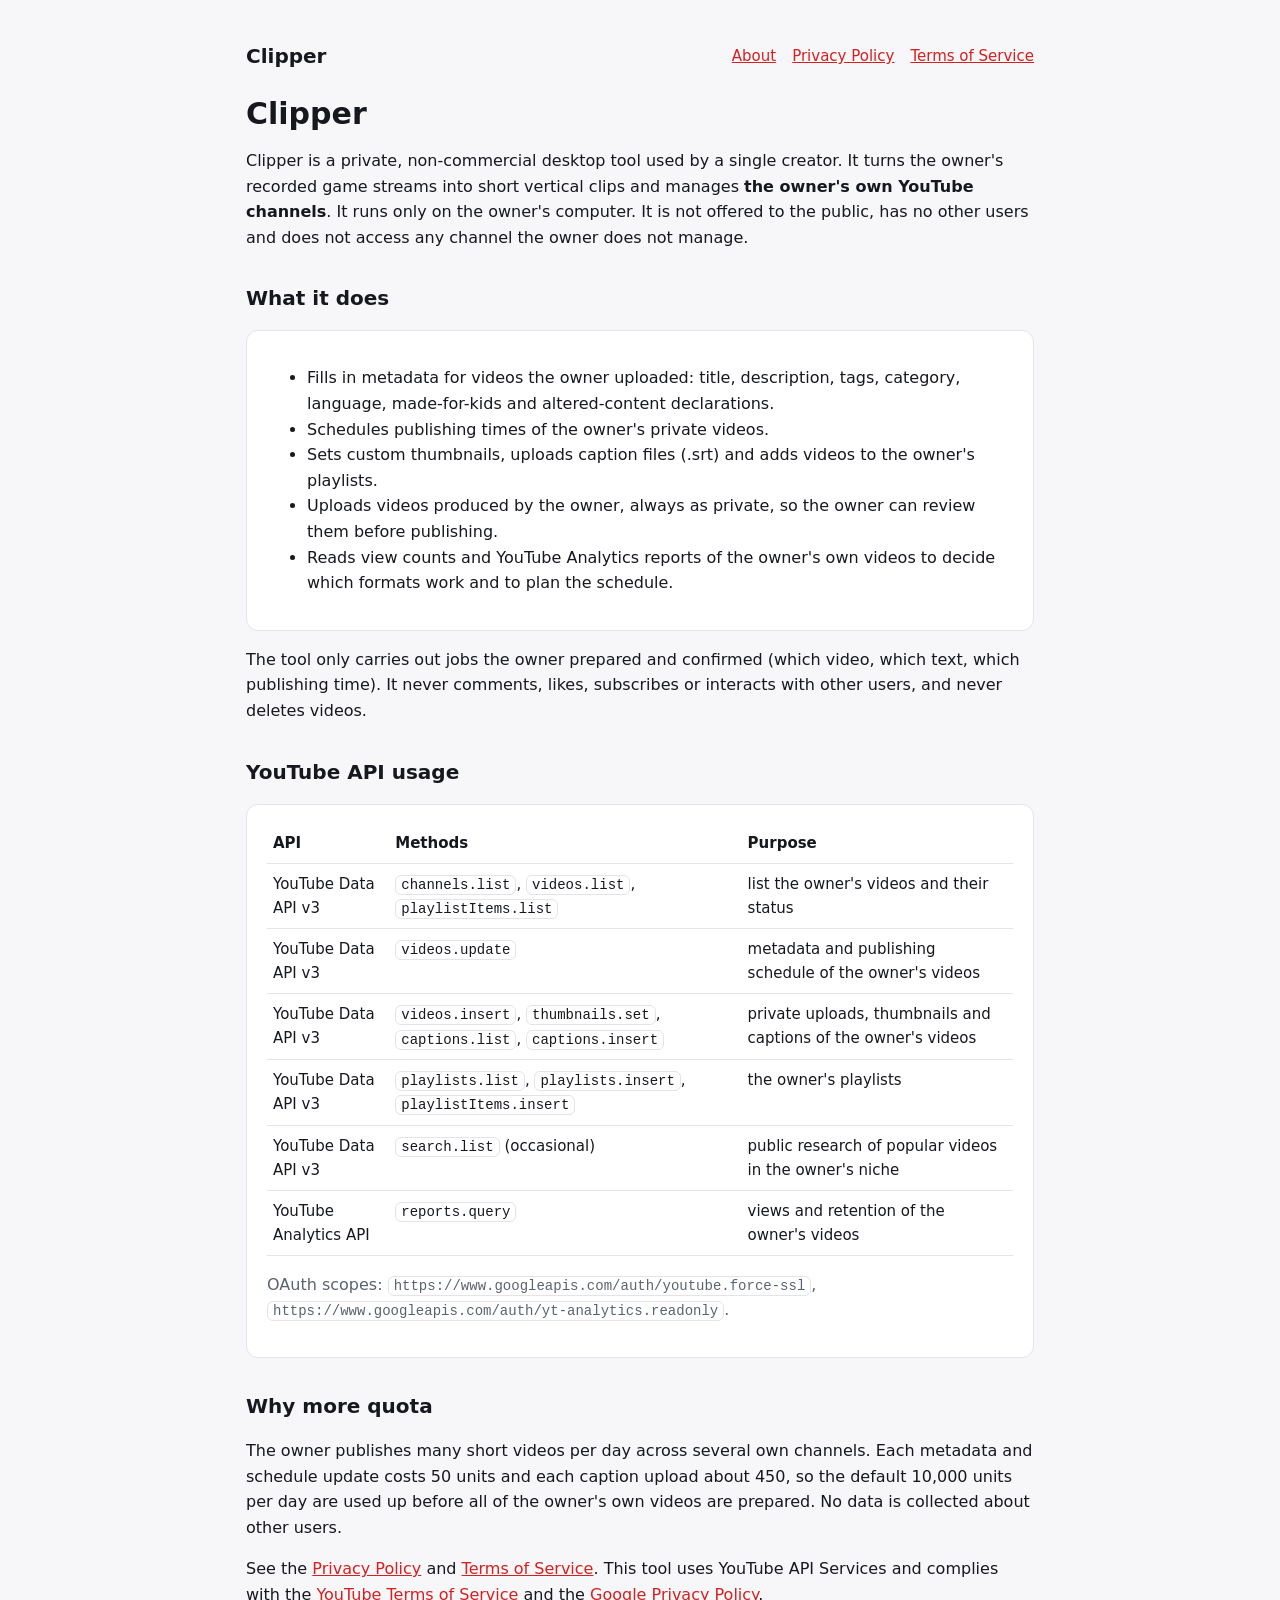
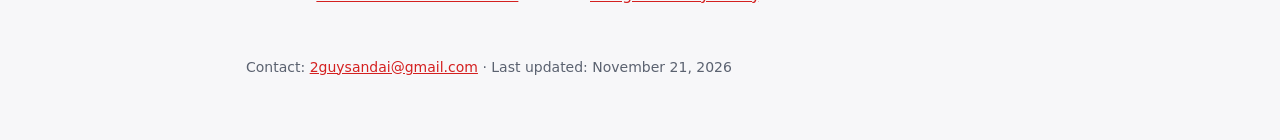
<file: index.html>
<!doctype html><html lang="en"><head><meta charset="utf-8"><meta name="viewport" content="width=device-width,initial-scale=1"><link rel="stylesheet" href="style.css"><title>Clipper</title><meta name="description" content="Private tool that manages metadata and publishing schedules on the owner's own YouTube channels."></head><body><main>
<header><b>Clipper</b><nav><a href="index.html">About</a><a href="privacy.html">Privacy Policy</a><a href="terms.html">Terms of Service</a></nav></header>
<h1>Clipper</h1>
<p>Clipper is a private, non-commercial desktop tool used by a single creator. It turns the owner's recorded game streams into short vertical clips and manages <strong>the owner's own YouTube channels</strong>. It runs only on the owner's computer. It is not offered to the public, has no other users and does not access any channel the owner does not manage.</p>

<h2>What it does</h2>
<div class="card"><ul>
<li>Fills in metadata for videos the owner uploaded: title, description, tags, category, language, made-for-kids and altered-content declarations.</li>
<li>Schedules publishing times of the owner's private videos.</li>
<li>Sets custom thumbnails, uploads caption files (.srt) and adds videos to the owner's playlists.</li>
<li>Uploads videos produced by the owner, always as private, so the owner can review them before publishing.</li>
<li>Reads view counts and YouTube Analytics reports of the owner's own videos to decide which formats work and to plan the schedule.</li>
</ul></div>
<p>The tool only carries out jobs the owner prepared and confirmed (which video, which text, which publishing time). It never comments, likes, subscribes or interacts with other users, and never deletes videos.</p>

<h2>YouTube API usage</h2>
<div class="card"><table>
<tr><th>API</th><th>Methods</th><th>Purpose</th></tr>
<tr><td>YouTube Data API v3</td><td><code>channels.list</code>, <code>videos.list</code>, <code>playlistItems.list</code></td><td>list the owner's videos and their status</td></tr>
<tr><td>YouTube Data API v3</td><td><code>videos.update</code></td><td>metadata and publishing schedule of the owner's videos</td></tr>
<tr><td>YouTube Data API v3</td><td><code>videos.insert</code>, <code>thumbnails.set</code>, <code>captions.list</code>, <code>captions.insert</code></td><td>private uploads, thumbnails and captions of the owner's videos</td></tr>
<tr><td>YouTube Data API v3</td><td><code>playlists.list</code>, <code>playlists.insert</code>, <code>playlistItems.insert</code></td><td>the owner's playlists</td></tr>
<tr><td>YouTube Data API v3</td><td><code>search.list</code> (occasional)</td><td>public research of popular videos in the owner's niche</td></tr>
<tr><td>YouTube Analytics API</td><td><code>reports.query</code></td><td>views and retention of the owner's videos</td></tr>
</table>
<p class="mut">OAuth scopes: <code>https://www.googleapis.com/auth/youtube.force-ssl</code>, <code>https://www.googleapis.com/auth/yt-analytics.readonly</code>.</p></div>

<h2>Why more quota</h2>
<p>The owner publishes many short videos per day across several own channels. Each metadata and schedule update costs 50 units and each caption upload about 450, so the default 10,000 units per day are used up before all of the owner's own videos are prepared. No data is collected about other users.</p>

<p>See the <a href="privacy.html">Privacy Policy</a> and <a href="terms.html">Terms of Service</a>. This tool uses YouTube API Services and complies with the <a href="https://www.youtube.com/t/terms">YouTube Terms of Service</a> and the <a href="https://policies.google.com/privacy">Google Privacy Policy</a>.</p>
<footer>Contact: <a href="mailto:CONTACT_EMAIL">2guysandai@gmail.com</a> · Last updated: November 21, 2026</footer>
</main></body></html>
</file>
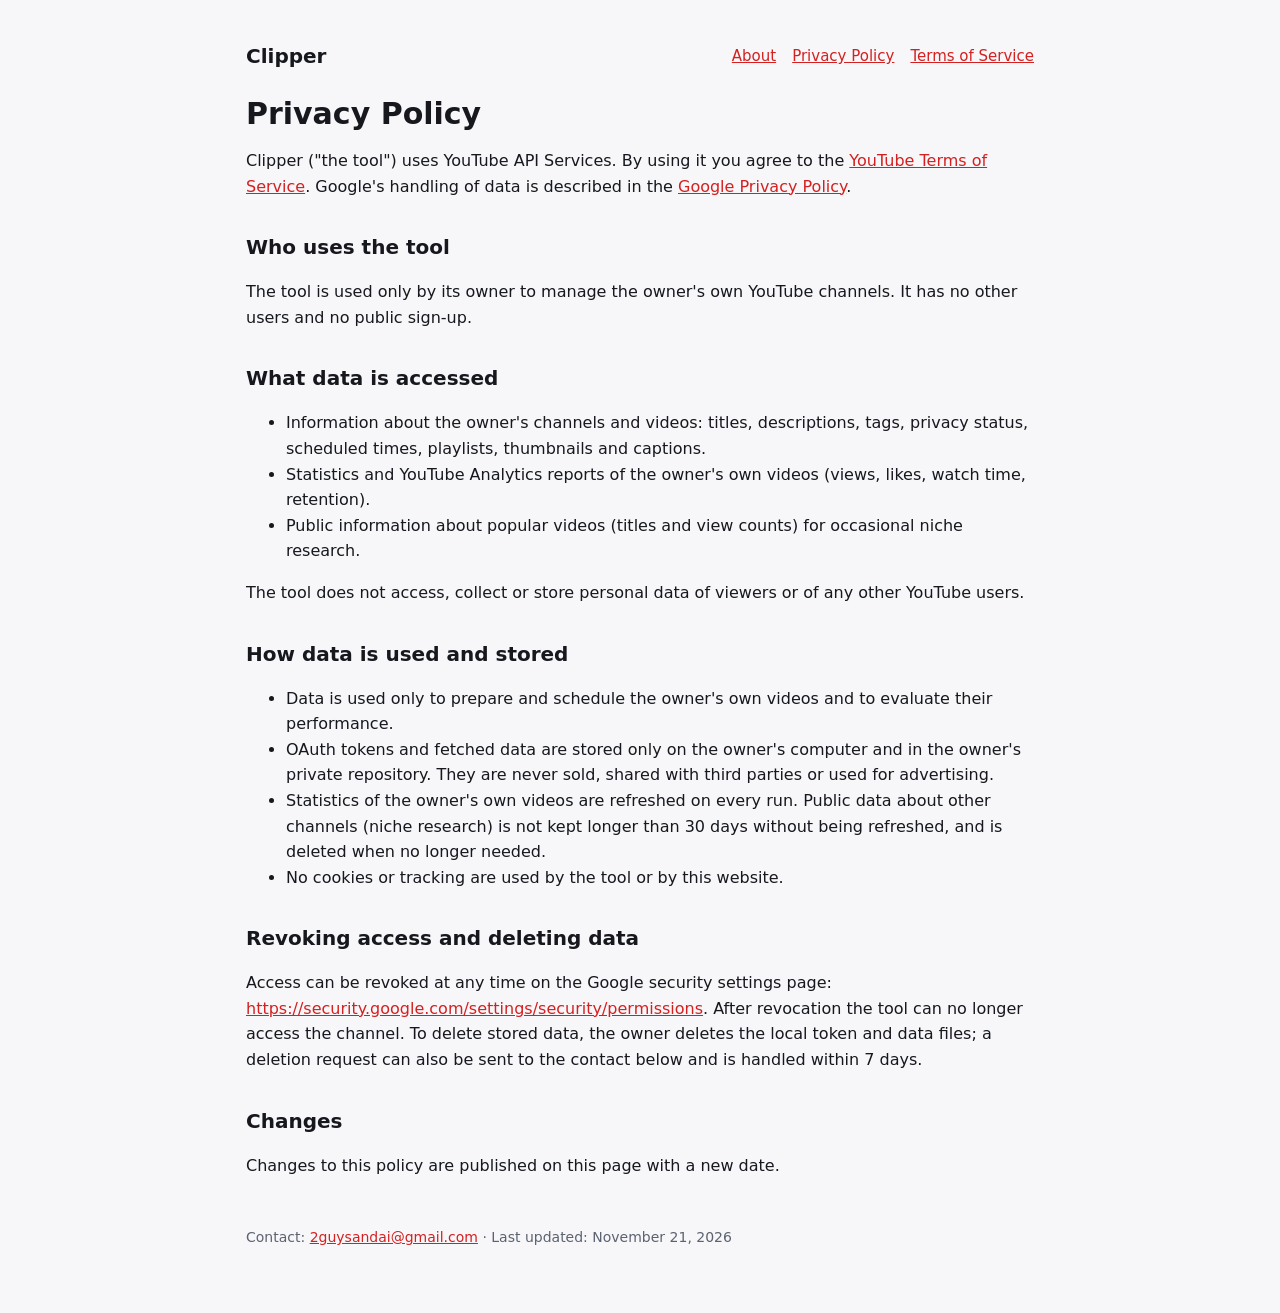
<file: privacy.html>
<!doctype html><html lang="en"><head><meta charset="utf-8"><meta name="viewport" content="width=device-width,initial-scale=1"><link rel="stylesheet" href="style.css"><title>Privacy Policy – Clipper</title></head><body><main>
<header><b>Clipper</b><nav><a href="index.html">About</a><a href="privacy.html">Privacy Policy</a><a href="terms.html">Terms of Service</a></nav></header>
<h1>Privacy Policy</h1>
<p>Clipper ("the tool") uses YouTube API Services. By using it you agree to the <a href="https://www.youtube.com/t/terms">YouTube Terms of Service</a>. Google's handling of data is described in the <a href="https://policies.google.com/privacy">Google Privacy Policy</a>.</p>

<h2>Who uses the tool</h2>
<p>The tool is used only by its owner to manage the owner's own YouTube channels. It has no other users and no public sign-up.</p>

<h2>What data is accessed</h2>
<ul>
<li>Information about the owner's channels and videos: titles, descriptions, tags, privacy status, scheduled times, playlists, thumbnails and captions.</li>
<li>Statistics and YouTube Analytics reports of the owner's own videos (views, likes, watch time, retention).</li>
<li>Public information about popular videos (titles and view counts) for occasional niche research.</li>
</ul>
<p>The tool does not access, collect or store personal data of viewers or of any other YouTube users.</p>

<h2>How data is used and stored</h2>
<ul>
<li>Data is used only to prepare and schedule the owner's own videos and to evaluate their performance.</li>
<li>OAuth tokens and fetched data are stored only on the owner's computer and in the owner's private repository. They are never sold, shared with third parties or used for advertising.</li>
<li>Statistics of the owner's own videos are refreshed on every run. Public data about other channels (niche research) is not kept longer than 30 days without being refreshed, and is deleted when no longer needed.</li>
<li>No cookies or tracking are used by the tool or by this website.</li>
</ul>

<h2>Revoking access and deleting data</h2>
<p>Access can be revoked at any time on the Google security settings page: <a href="https://security.google.com/settings/security/permissions">https://security.google.com/settings/security/permissions</a>. After revocation the tool can no longer access the channel. To delete stored data, the owner deletes the local token and data files; a deletion request can also be sent to the contact below and is handled within 7 days.</p>

<h2>Changes</h2>
<p>Changes to this policy are published on this page with a new date.</p>
<footer>Contact: <a href="mailto:CONTACT_EMAIL">2guysandai@gmail.com</a> · Last updated: November 21, 2026</footer>
</main></body></html>
</file>
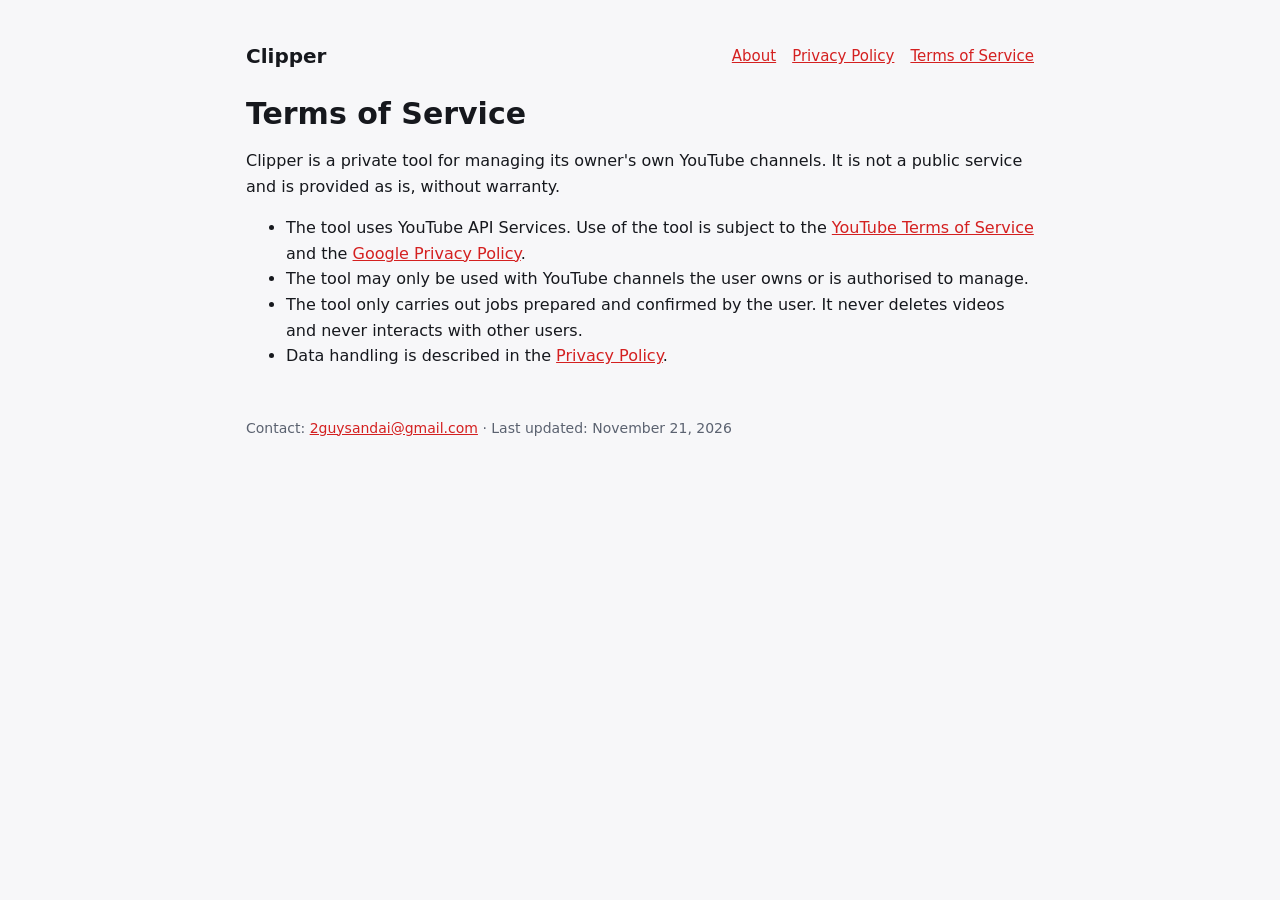
<file: terms.html>
<!doctype html><html lang="en"><head><meta charset="utf-8"><meta name="viewport" content="width=device-width,initial-scale=1"><link rel="stylesheet" href="style.css"><title>Terms of Service – Clipper</title></head><body><main>
<header><b>Clipper</b><nav><a href="index.html">About</a><a href="privacy.html">Privacy Policy</a><a href="terms.html">Terms of Service</a></nav></header>
<h1>Terms of Service</h1>
<p>Clipper is a private tool for managing its owner's own YouTube channels. It is not a public service and is provided as is, without warranty.</p>
<ul>
<li>The tool uses YouTube API Services. Use of the tool is subject to the <a href="https://www.youtube.com/t/terms">YouTube Terms of Service</a> and the <a href="https://policies.google.com/privacy">Google Privacy Policy</a>.</li>
<li>The tool may only be used with YouTube channels the user owns or is authorised to manage.</li>
<li>The tool only carries out jobs prepared and confirmed by the user. It never deletes videos and never interacts with other users.</li>
<li>Data handling is described in the <a href="privacy.html">Privacy Policy</a>.</li>
</ul>
<footer>Contact: <a href="mailto:CONTACT_EMAIL">2guysandai@gmail.com</a> · Last updated: November 21, 2026</footer>
</main></body></html>
</file>
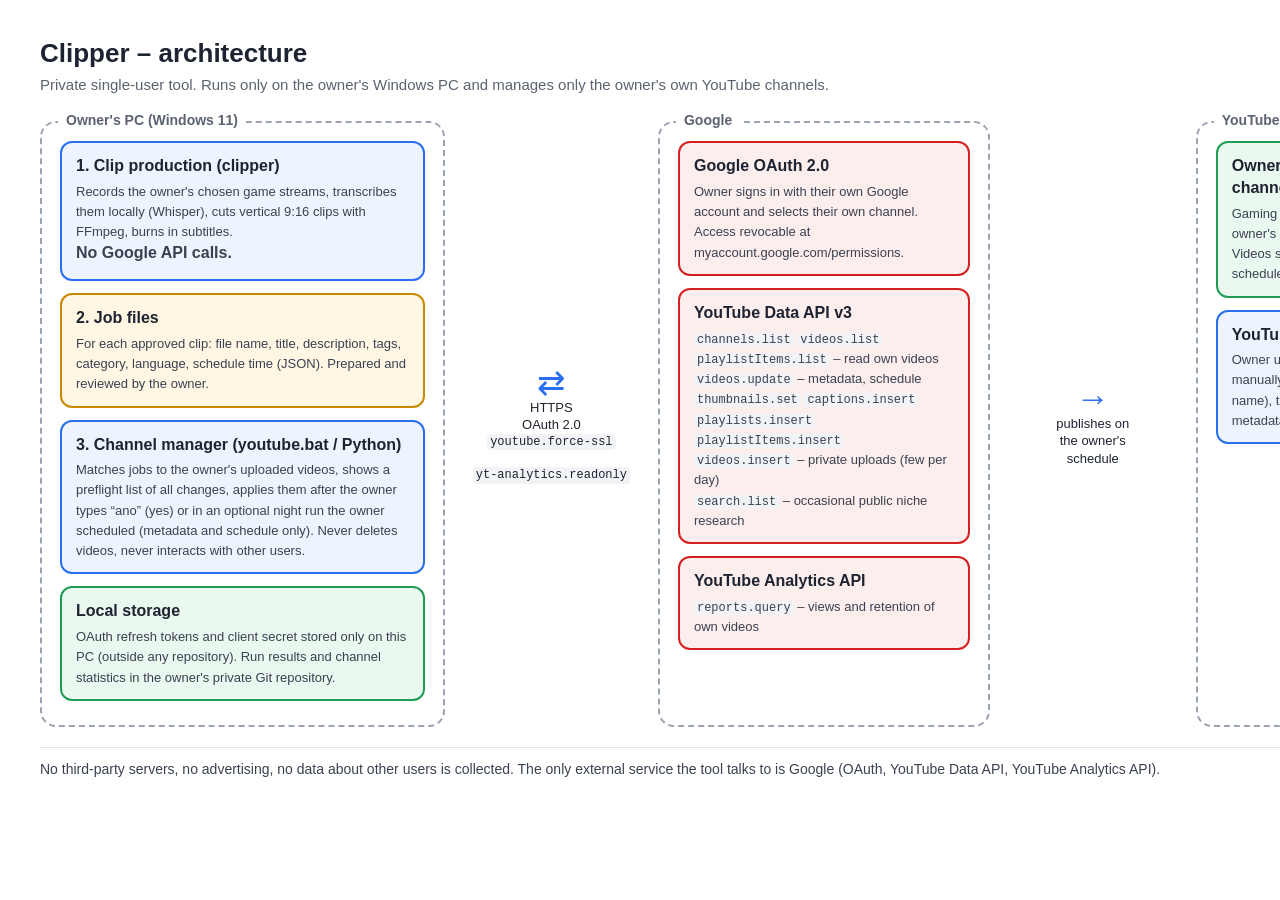
<file: docs/arch.html>
<!doctype html><html><head><meta charset="utf-8"><style>
body{margin:0;background:#fff;font:15px/1.35 -apple-system,"Segoe UI",Roboto,Arial,sans-serif;color:#1d2330}
.wrap{width:1400px;padding:36px 40px}
h1{font-size:26px;margin:0 0 4px}.sub{color:#5b6270;margin:0 0 26px}
.row{display:flex;gap:28px;align-items:stretch}
.zone{border:2px dashed #9aa3b2;border-radius:16px;padding:18px 18px 12px;position:relative}
.zone>.lbl{position:absolute;top:-12px;left:16px;background:#fff;padding:0 8px;font-weight:700;color:#5b6270;font-size:14px}
.box{border:2px solid #2a6ff0;background:#eef4ff;border-radius:12px;padding:12px 14px;margin-bottom:12px}
.box b{display:block;font-size:16px;margin-bottom:4px}.box.g{border-color:#1f9d55;background:#ebf8f0}
.box.r{border-color:#d42020;background:#fdeeee}.box.y{border-color:#c98a00;background:#fff7e3}
.small{font-size:13px;color:#3a4150}
.arrow{display:flex;flex-direction:column;justify-content:center;align-items:center;min-width:150px;color:#1d2330;font-size:13px;text-align:center}
.arrow .line{font-size:34px;line-height:1;color:#2a6ff0}
code{font-size:12px;background:#f2f3f6;border-radius:4px;padding:0 3px}
.note{margin-top:20px;font-size:14px;color:#3a4150;border-top:1px solid #e2e4ea;padding-top:12px}
</style></head><body><div class="wrap">
<h1>Clipper – architecture</h1><p class="sub">Private single-user tool. Runs only on the owner's Windows PC and manages only the owner's own YouTube channels.</p>
<div class="row">
 <div class="zone" style="flex:1.25"><div class="lbl">Owner's PC (Windows 11)</div>
  <div class="box"><b>1. Clip production (clipper)</b><span class="small">Records the owner's chosen game streams, transcribes them locally (Whisper), cuts vertical 9:16 clips with FFmpeg, burns in subtitles. <b>No Google API calls.</b></span></div>
  <div class="box y"><b>2. Job files</b><span class="small">For each approved clip: file name, title, description, tags, category, language, schedule time (JSON). Prepared and reviewed by the owner.</span></div>
  <div class="box"><b>3. Channel manager (youtube.bat / Python)</b><span class="small">Matches jobs to the owner's uploaded videos, shows a preflight list of all changes, applies them after the owner types “ano” (yes) or in an optional night run the owner scheduled (metadata and schedule only). Never deletes videos, never interacts with other users.</span></div>
  <div class="box g"><b>Local storage</b><span class="small">OAuth refresh tokens and client secret stored only on this PC (outside any repository). Run results and channel statistics in the owner's private Git repository.</span></div>
 </div>
 <div class="arrow"><div class="line">⇄</div>HTTPS<br>OAuth 2.0<br><code>youtube.force-ssl</code><br><code>yt-analytics.readonly</code></div>
 <div class="zone" style="flex:1"><div class="lbl">Google</div>
  <div class="box r"><b>Google OAuth 2.0</b><span class="small">Owner signs in with their own Google account and selects their own channel. Access revocable at myaccount.google.com/permissions.</span></div>
  <div class="box r"><b>YouTube Data API v3</b><span class="small"><code>channels.list</code> <code>videos.list</code> <code>playlistItems.list</code> – read own videos<br><code>videos.update</code> – metadata, schedule<br><code>thumbnails.set</code> <code>captions.insert</code> <code>playlists.insert</code> <code>playlistItems.insert</code><br><code>videos.insert</code> – private uploads (few per day)<br><code>search.list</code> – occasional public niche research</span></div>
  <div class="box r"><b>YouTube Analytics API</b><span class="small"><code>reports.query</code> – views and retention of own videos</span></div>
 </div>
 <div class="arrow"><div class="line">→</div>publishes on<br>the owner's<br>schedule</div>
 <div class="zone" style="flex:.7"><div class="lbl">YouTube</div>
  <div class="box g"><b>Owner's own channels</b><span class="small">Gaming clips channel and the owner's other channels. Videos stay private until the scheduled time.</span></div>
  <div class="box"><b>YouTube Studio</b><span class="small">Owner uploads most clips manually here (same file name), then the tool fills in metadata.</span></div>
 </div>
</div>
<p class="note">No third-party servers, no advertising, no data about other users is collected. The only external service the tool talks to is Google (OAuth, YouTube Data API, YouTube Analytics API).</p>
</div></body></html>
</file>
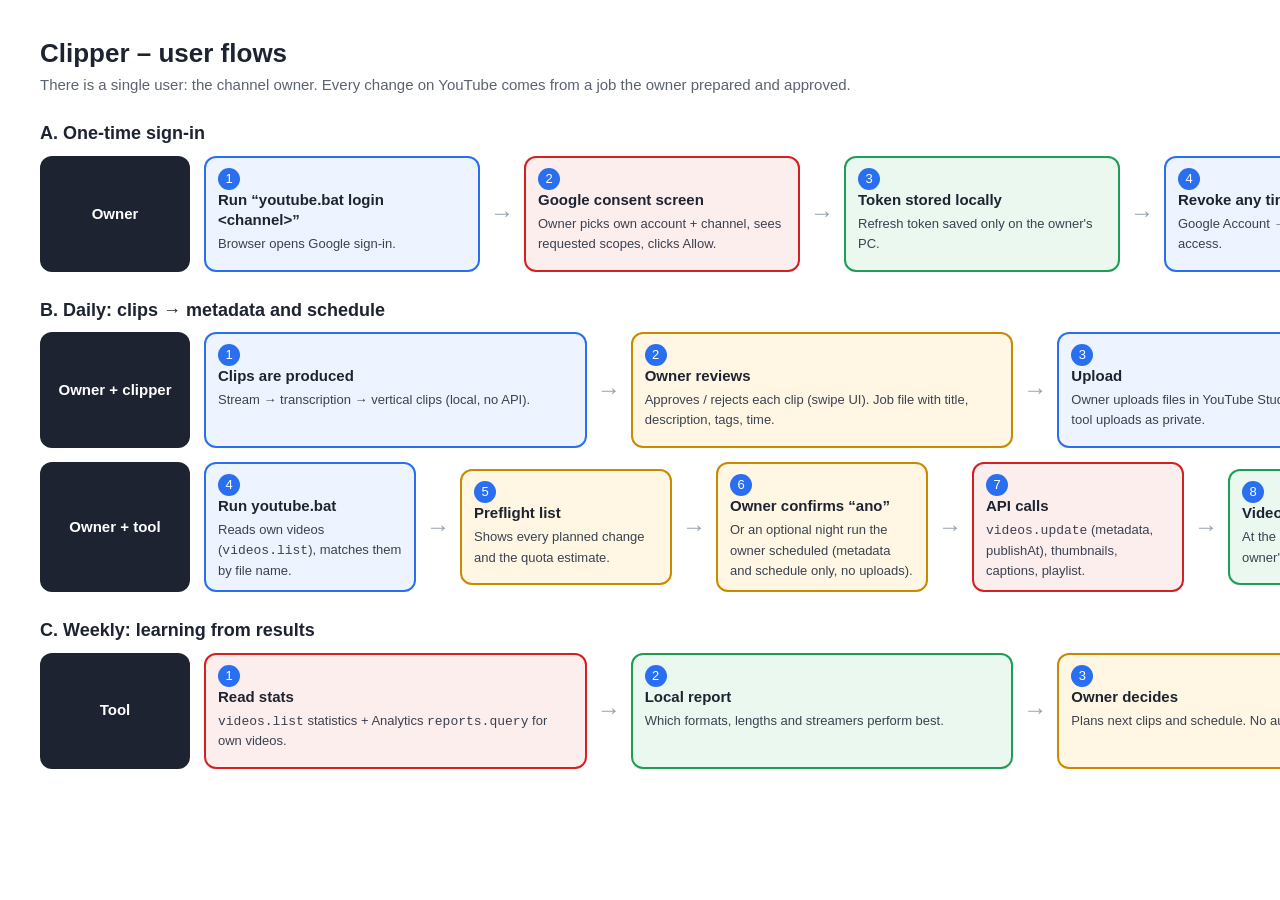
<file: docs/flow.html>
<!doctype html><html><head><meta charset="utf-8"><style>
body{margin:0;background:#fff;font:15px/1.35 -apple-system,"Segoe UI",Roboto,Arial,sans-serif;color:#1d2330}
.wrap{width:1400px;padding:36px 40px}h1{font-size:26px;margin:0 0 4px}.sub{color:#5b6270;margin:0 0 24px}
.lane{display:grid;grid-template-columns:150px 1fr;gap:14px;margin-bottom:14px;align-items:stretch}
.who{border-radius:12px;background:#1d2330;color:#fff;font-weight:700;display:flex;align-items:center;justify-content:center;text-align:center;padding:8px}
.steps{display:flex;gap:10px;align-items:center}
.s{flex:1;border:2px solid #2a6ff0;background:#eef4ff;border-radius:12px;padding:10px 12px;min-height:92px}
.s b{display:block;margin-bottom:3px}.s.g{border-color:#1f9d55;background:#ebf8f0}.s.r{border-color:#d42020;background:#fdeeee}.s.y{border-color:#c98a00;background:#fff7e3}
.n{display:inline-block;width:22px;height:22px;border-radius:50%;background:#2a6ff0;color:#fff;font-size:13px;text-align:center;line-height:22px;margin-right:6px}
.a{font-size:24px;color:#9aa3b2}.small{font-size:13px;color:#3a4150}
h2{font-size:18px;margin:26px 0 10px}
</style></head><body><div class="wrap">
<h1>Clipper – user flows</h1><p class="sub">There is a single user: the channel owner. Every change on YouTube comes from a job the owner prepared and approved.</p>
<h2>A. One-time sign-in</h2>
<div class="lane"><div class="who">Owner</div><div class="steps">
<div class="s"><span class="n">1</span><b>Run “youtube.bat login &lt;channel&gt;”</b><span class="small">Browser opens Google sign-in.</span></div><div class="a">→</div>
<div class="s r"><span class="n">2</span><b>Google consent screen</b><span class="small">Owner picks own account + channel, sees requested scopes, clicks Allow.</span></div><div class="a">→</div>
<div class="s g"><span class="n">3</span><b>Token stored locally</b><span class="small">Refresh token saved only on the owner's PC.</span></div><div class="a">→</div>
<div class="s"><span class="n">4</span><b>Revoke any time</b><span class="small">Google Account → Security → Third-party access.</span></div></div></div>
<h2>B. Daily: clips → metadata and schedule</h2>
<div class="lane"><div class="who">Owner + clipper</div><div class="steps">
<div class="s"><span class="n">1</span><b>Clips are produced</b><span class="small">Stream → transcription → vertical clips (local, no API).</span></div><div class="a">→</div>
<div class="s y"><span class="n">2</span><b>Owner reviews</b><span class="small">Approves / rejects each clip (swipe UI). Job file with title, description, tags, time.</span></div><div class="a">→</div>
<div class="s"><span class="n">3</span><b>Upload</b><span class="small">Owner uploads files in YouTube Studio (kept private), or the tool uploads as private.</span></div></div></div>
<div class="lane"><div class="who">Owner + tool</div><div class="steps">
<div class="s"><span class="n">4</span><b>Run youtube.bat</b><span class="small">Reads own videos (<code>videos.list</code>), matches them by file name.</span></div><div class="a">→</div>
<div class="s y"><span class="n">5</span><b>Preflight list</b><span class="small">Shows every planned change and the quota estimate.</span></div><div class="a">→</div>
<div class="s y"><span class="n">6</span><b>Owner confirms “ano”</b><span class="small">Or an optional night run the owner scheduled (metadata and schedule only, no uploads).</span></div><div class="a">→</div>
<div class="s r"><span class="n">7</span><b>API calls</b><span class="small"><code>videos.update</code> (metadata, publishAt), thumbnails, captions, playlist.</span></div><div class="a">→</div>
<div class="s g"><span class="n">8</span><b>Video goes live</b><span class="small">At the scheduled time, on the owner's channel.</span></div></div></div>
<h2>C. Weekly: learning from results</h2>
<div class="lane"><div class="who">Tool</div><div class="steps">
<div class="s r"><span class="n">1</span><b>Read stats</b><span class="small"><code>videos.list</code> statistics + Analytics <code>reports.query</code> for own videos.</span></div><div class="a">→</div>
<div class="s g"><span class="n">2</span><b>Local report</b><span class="small">Which formats, lengths and streamers perform best.</span></div><div class="a">→</div>
<div class="s y"><span class="n">3</span><b>Owner decides</b><span class="small">Plans next clips and schedule. No automatic publishing.</span></div></div></div>
</div></body></html>
</file>
<file: style.css>
:root{--bg:#0f1115;--panel:#171a21;--line:#2a2f3a;--text:#e6e8ec;--mut:#9aa3b2;--acc:#ff3d3d}
@media (prefers-color-scheme: light){:root{--bg:#f7f7f9;--panel:#fff;--line:#e2e4ea;--text:#16181d;--mut:#5b6270;--acc:#d42020}}
*{box-sizing:border-box}body{margin:0;background:var(--bg);color:var(--text);font:16px/1.6 system-ui,-apple-system,"Segoe UI",Roboto,sans-serif}
main{max-width:820px;margin:0 auto;padding:40px 16px 64px}
header{display:flex;gap:14px;align-items:center;flex-wrap:wrap;margin-bottom:24px}
header b{font-size:20px}nav{display:flex;gap:16px;margin-left:auto;font-size:15px}
a{color:var(--acc)}h1{font-size:30px;line-height:1.2;margin:8px 0 12px}h2{font-size:20px;margin:32px 0 8px}
.card{background:var(--panel);border:1px solid var(--line);border-radius:12px;padding:18px 20px;margin:16px 0}
table{width:100%;border-collapse:collapse;font-size:15px}td,th{border-bottom:1px solid var(--line);padding:8px 6px;text-align:left;vertical-align:top}
.mut{color:var(--mut)}code{background:var(--panel);border:1px solid var(--line);border-radius:6px;padding:1px 5px;font-size:14px}
footer{margin-top:48px;color:var(--mut);font-size:14px}
</file>
